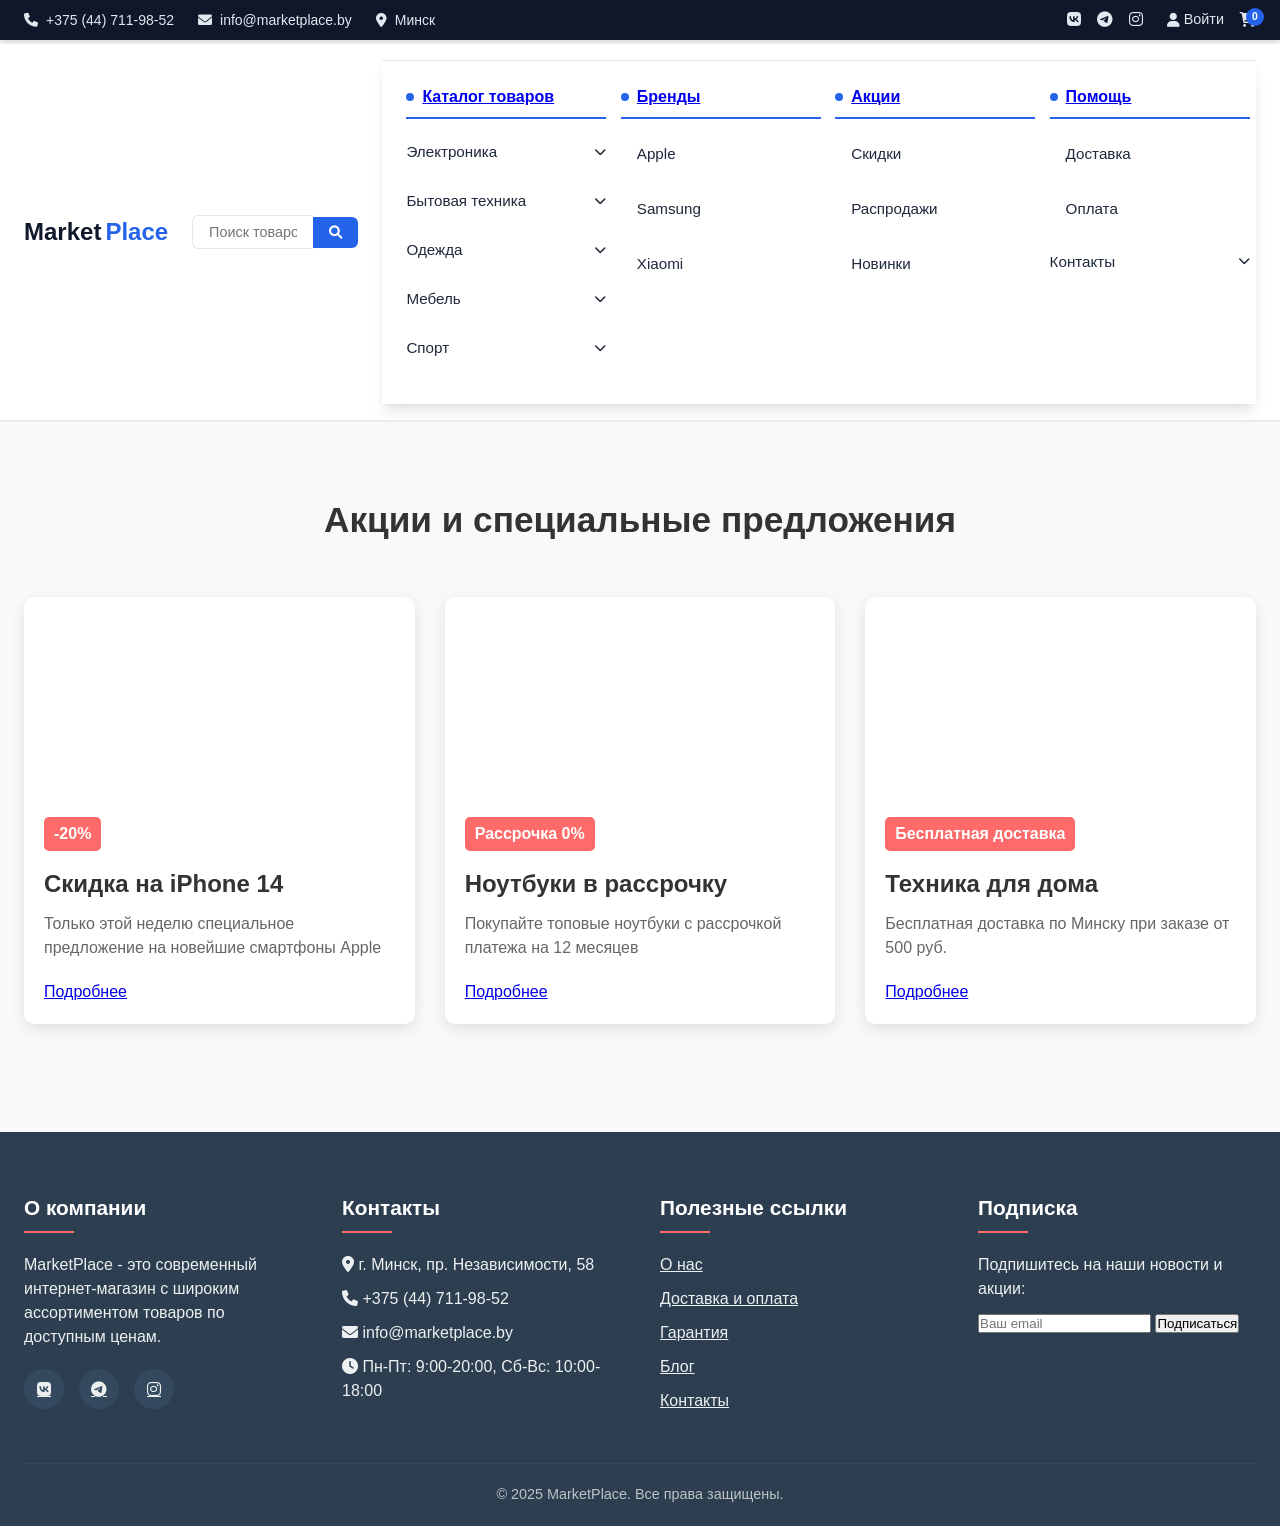
<file: laba1prodvizhenie/index.html>
<!DOCTYPE html>
<html lang="ru">
<head>
    <meta charset="UTF-8" />
    <meta name="viewport" content="width=device-width, initial-scale=1" />
    <title>MarketPlace - Интернет-магазин</title>
    <link rel="stylesheet" href="https://cdnjs.cloudflare.com/ajax/libs/font-awesome/6.0.0/css/all.min.css" />
    <link rel="stylesheet" href="css/style.css">
</head>
<body>
    <header class="top-bar" id="topBar"></header>
    <header class="main-header">
      <div class="container">
        <div class="logo"><a href="#">Market<span>Place</span></a></div>
        <div class="search-box" id="searchBox"></div>
        <nav class="main-nav" id="mainNav"></nav>
        <button class="burger" id="burgerBtn"></button>
      </div>
    </header>
    <div class="mobile-menu" id="mobileMenu"></div>
    <main class="content" id="mainContent"></main>
    <footer id="mainFooter"></footer>
    <script src="js/script.js"></script>
</body>
</html>
</file>
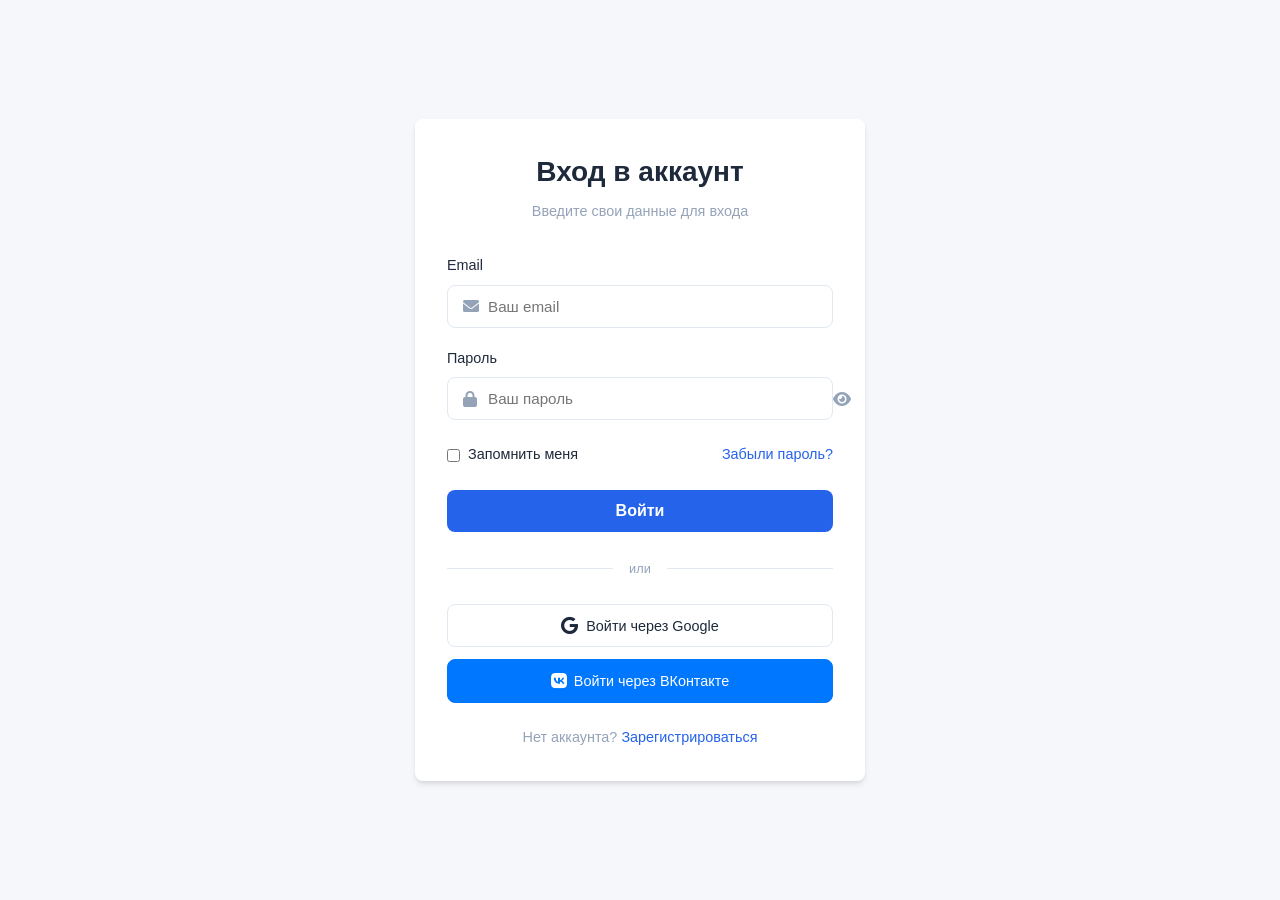
<file: laba1prodvizhenie/auth.html>
<!DOCTYPE html>
<html lang="ru">
<head>
    <meta charset="UTF-8">
    <meta name="viewport" content="width=device-width, initial-scale=1.0">
    <title>Авторизация - MarketPlace</title>
    <link rel="stylesheet" href="https://cdnjs.cloudflare.com/ajax/libs/font-awesome/6.0.0/css/all.min.css">
    <link rel="stylesheet" href="css/auth.css">
</head>
<body>
    <div class="auth-container">
        <div class="auth-wrapper">
            <div class="auth-header">
                <h2>Вход в аккаунт</h2>
                <p>Введите свои данные для входа</p>
            </div>
            
            <form class="auth-form" id="loginForm">
                <div class="form-group">
                    <label for="email">Email</label>
                    <div class="input-with-icon">
                        <i class="fas fa-envelope"></i>
                        <input type="email" id="email" name="email" placeholder="Ваш email" required>
                    </div>
                </div>
                
                <div class="form-group">
                    <label for="password">Пароль</label>
                    <div class="input-with-icon">
                        <i class="fas fa-lock"></i>
                        <input type="password" id="password" name="password" placeholder="Ваш пароль" required>
                        <button type="button" class="toggle-password" id="togglePassword">
                            <i class="fas fa-eye"></i>
                        </button>
                    </div>
                </div>
                
                <div class="form-options">
                    <label class="remember-me">
                        <input type="checkbox" name="remember"> Запомнить меня
                    </label>
                    <a href="#" class="forgot-password">Забыли пароль?</a>
                </div>
                
                <button type="submit" class="btn-auth">Войти</button>
                
                <div class="auth-divider">
                    <span>или</span>
                </div>
                
                <div class="social-auth">
                    <button type="button" class="btn-social google">
                        <i class="fab fa-google"></i> Войти через Google
                    </button>
                    <button type="button" class="btn-social vk">
                        <i class="fab fa-vk"></i> Войти через ВКонтакте
                    </button>
                </div>
                
                <div class="auth-footer">
                    Нет аккаунта? <a href="#" id="switchToRegister">Зарегистрироваться</a>
                </div>
            </form>
            
            <form class="auth-form" id="registerForm" style="display: none;">
                <div class="form-group">
                    <label for="regName">Имя</label>
                    <div class="input-with-icon">
                        <i class="fas fa-user"></i>
                        <input type="text" id="regName" name="name" placeholder="Ваше имя" required>
                    </div>
                </div>
                
                <div class="form-group">
                    <label for="regEmail">Email</label>
                    <div class="input-with-icon">
                        <i class="fas fa-envelope"></i>
                        <input type="email" id="regEmail" name="email" placeholder="Ваш email" required>
                    </div>
                </div>
                
                <div class="form-group">
                    <label for="regPassword">Пароль</label>
                    <div class="input-with-icon">
                        <i class="fas fa-lock"></i>
                        <input type="password" id="regPassword" name="password" placeholder="Придумайте пароль" required>
                        <button type="button" class="toggle-password" id="toggleRegPassword">
                            <i class="fas fa-eye"></i>
                        </button>
                    </div>
                    <div class="password-hint">
                        Пароль должен содержать минимум 8 символов
                    </div>
                </div>
                
                <div class="form-group">
                    <label for="regConfirmPassword">Подтвердите пароль</label>
                    <div class="input-with-icon">
                        <i class="fas fa-lock"></i>
                        <input type="password" id="regConfirmPassword" name="confirmPassword" placeholder="Повторите пароль" required>
                    </div>
                </div>
                
                <div class="form-group">
                    <label class="agree-terms">
                        <input type="checkbox" name="agree" required> Я согласен с <a href="#">условиями использования</a>
                    </label>
                </div>
                
                <button type="submit" class="btn-auth">Зарегистрироваться</button>
                
                <div class="auth-footer">
                    Уже есть аккаунт? <a href="#" id="switchToLogin">Войти</a>
                </div>
            </form>
        </div>
    </div>

    <script src="js/auth.js"></script>
</body>
</html>
</file>
<file: laba1prodvizhenie/css/style.css>
/* Определение CSS-переменных (кастомных свойств) для цветов, теней, скруглений и анимаций */
:root {
  /* Цветовая палитра */
  --primary: #2563eb;         /* Основной синий цвет */
  --primary-dark: #1d4ed8;    /* Темный вариант основного цвета */
  --secondary: #f59e0b;       /* Вторичный оранжевый цвет */
  --dark: #1e293b;            /* Темный цвет текста */
  --darker: #0f172a;          /* Еще более темный цвет */
  --light: #f8fafc;           /* Светлый фон */
  --gray: #94a3b8;            /* Серый цвет */
  --gray-light: #e2e8f0;      /* Светло-серый цвет */
  
  /* Тени */
  --shadow-sm: 0 1px 2px 0 rgba(0, 0, 0, 0.05);               /* Маленькая тень */
  --shadow: 0 4px 6px -1px rgba(0, 0, 0, 0.1),                /* Средняя тень */
    0 2px 4px -1px rgba(0, 0, 0, 0.06);
  --shadow-md: 0 10px 15px -3px rgba(0, 0, 0, 0.1),           /* Большая тень */
    0 4px 6px -2px rgba(0, 0, 0, 0.05);
  
  /* Скругления углов */
  --rounded-sm: 0.125rem;     /* Маленькое скругление (2px) */
  --rounded: 0.25rem;         /* Среднее скругление (4px) */
  --rounded-md: 0.375rem;     /* Средне-большое скругление (6px) */
  --rounded-lg: 0.5rem;       /* Большое скругление (8px) */
  
  /* Анимации */
  --transition: all 0.2s ease-in-out;  /* Стандартный переход для hover-эффектов */
}

/* Сброс стандартных стилей браузера */
* {
  margin: 0;                  /* Убираем внешние отступы */
  padding: 0;                 /* Убираем внутренние отступы */
  box-sizing: border-box;     /* Паддинги и бордеры включаются в расчет ширины */
}

/* Основные стили для body */
body {
  font-family: 'Inter', -apple-system, BlinkMacSystemFont, sans-serif;  /* Шрифты */
  line-height: 1.5;           /* Межстрочный интервал */
  color: var(--dark);         /* Цвет текста */
  background-color: var(--light);  /* Цвет фона */
  padding-top: 136px;         /* Отступ сверху для фиксированного хедера */
}

/* Контейнер для центрирования контента */
.container {
  width: 100%;                /* На всю ширину */
  max-width: 1280px;          /* Максимальная ширина */
  margin: 0 auto;             /* Центрирование по горизонтали */
  padding: 0 1.5rem;          /* Отступы по бокам */
}

/* Верхняя панель (информационная строка) */
.top-bar {
  background-color: var(--darker);  /* Темный фон */
  color: var(--light);        /* Светлый текст */
  padding: 0.5rem 0;          /* Вертикальные отступы */
  position: fixed;            /* Фиксированное позиционирование */
  top: 0;                     /* Прижато к верху */
  width: 100%;                /* На всю ширину */
  z-index: 50;                /* Уровень слоя */
  box-shadow: var(--shadow);  /* Тень */
}

/* Содержимое верхней панели */
.top-bar-content {
  display: flex;              /* Флекс-контейнер */
  justify-content: space-between;  /* Распределение пространства между элементами */
  align-items: center;        /* Выравнивание по центру по вертикали */
}

/* Контактная информация */
.contact-info {
  display: flex;              /* Флекс-контейнер */
  gap: 1.5rem;               /* Расстояние между элементами */
  flex-wrap: wrap;            /* Перенос на новую строку при нехватке места */
}

/* Отдельный элемент контактной информации */
.contact-info span {
  display: inline-flex;       /* Строчно-блочный флекс */
  align-items: center;        /* Выравнивание по центру по вертикали */
  gap: 0.5rem;               /* Расстояние между иконкой и текстом */
  font-size: 0.875rem;       /* Размер шрифта (14px) */
  color: var(--gray-light);  /* Цвет текста */
  transition: var(--transition);  /* Анимация при наведении */
}

/* Правая часть верхней панели */
.top-bar-right {
  display: flex;              /* Флекс-контейнер */
  align-items: center;        /* Выравнивание по центру по вертикали */
  gap: 1.5rem;               /* Расстояние между элементами */
}

/* Социальные ссылки */
.social-links {
  display: flex;              /* Флекс-контейнер */
  gap: 1rem;                 /* Расстояние между иконками */
}

/* Стили для ссылок соцсетей */
.social-links a {
  color: var(--gray-light);  /* Цвет иконок */
  transition: var(--transition);  /* Анимация при наведении */
  font-size: 1rem;           /* Размер иконок */
}

/* Эффект при наведении на соцсети */
.social-links a:hover {
  color: var(--secondary);    /* Изменение цвета */
  transform: translateY(-2px);  /* Сдвиг вверх */
}

/* Действия пользователя (вход, корзина) */
.user-actions {
  display: flex;              /* Флекс-контейнер */
  align-items: center;        /* Выравнивание по центру по вертикали */
  gap: 1rem;                 /* Расстояние между элементами */
}

/* Ссылки в действиях пользователя */
.user-actions a {
  color: var(--gray-light);  /* Цвет текста */
  text-decoration: none;     /* Убираем подчеркивание */
  font-size: 0.9rem;         /* Размер шрифта */
  transition: var(--transition);  /* Анимация при наведении */
  display: flex;             /* Флекс-контейнер */
  align-items: center;       /* Выравнивание по центру по вертикали */
  gap: 0.25rem;             /* Расстояние между иконкой и текстом */
}

/* Эффект при наведении на ссылки */
.user-actions a:hover {
  color: white;              /* Изменение цвета текста */
}

/* Кнопка корзины */
.cart-btn {
  position: relative;         /* Для позиционирования счетчика */
}

/* Счетчик товаров в корзине */
.cart-count {
  position: absolute;         /* Абсолютное позиционирование */
  top: -5px;                 /* Сдвиг вверх */
  right: -8px;               /* Сдвиг вправо */
  background-color: var(--primary);  /* Цвет фона */
  color: white;              /* Цвет текста */
  border-radius: 50%;        /* Круглая форма */
  width: 18px;              /* Ширина */
  height: 18px;             /* Высота */
  display: flex;             /* Флекс-контейнер */
  align-items: center;       /* Выравнивание по центру по вертикали */
  justify-content: center;   /* Выравнивание по центру по горизонтали */
  font-size: 0.65rem;       /* Размер шрифта */
  font-weight: 600;         /* Жирный шрифт */
}

/* Основной хедер */
.main-header {
  background-color: white;    /* Белый фон */
  position: fixed;           /* Фиксированное позиционирование */
  top: 44px;                 /* Отступ сверху (под верхней панелью) */
  width: 100%;               /* На всю ширину */
  z-index: 100;              /* Уровень слоя выше верхней панели */
  box-shadow: var(--shadow-sm);  /* Тень */
  border-bottom: 1px solid var(--gray-light);  /* Граница снизу */
}

/* Контейнер основного хедера */
.main-header .container {
  display: flex;              /* Флекс-контейнер */
  justify-content: space-between;  /* Распределение пространства */
  align-items: center;        /* Выравнивание по центру по вертикали */
  padding: 1rem 1.5rem;      /* Внутренние отступы */
}

/* Логотип */
.logo a {
  font-size: 1.5rem;         /* Размер шрифта */
  font-weight: 700;          /* Жирный шрифт */
  color: var(--darker);      /* Цвет текста */
  text-decoration: none;     /* Убираем подчеркивание */
  display: flex;             /* Флекс-контейнер */
  align-items: center;       /* Выравнивание по центру по вертикали */
  gap: 0.25rem;             /* Расстояние между элементами */
}

/* Часть логотипа с акцентом */
.logo span {
  color: var(--primary);     /* Синий цвет */
}

/* Поле поиска */
.search-box {
  display: flex;              /* Флекс-контейнер */
  align-items: center;        /* Выравнивание по центру по вертикали */
  flex-grow: 1;              /* Растягивается на доступное пространство */
  max-width: 400px;          /* Максимальная ширина */
  margin: 0 1.5rem;          /* Отступы по бокам */
}

/* Поле ввода поиска */
.search-box input {
  width: 100%;               /* На всю ширину контейнера */
  padding: 0.5rem 1rem;     /* Внутренние отступы */
  border: 1px solid var(--gray-light);  /* Граница */
  border-radius: var(--rounded-md) 0 0 var(--rounded-md);  /* Скругление слева */
  font-size: 0.9rem;        /* Размер шрифта */
  border-right: none;       /* Убираем правую границу */
}

/* Кнопка поиска */
.search-box button {
  padding: 0.5rem 1rem;     /* Внутренние отступы */
  background-color: var(--primary);  /* Цвет фона */
  color: white;              /* Цвет текста */
  border: none;              /* Убираем границу */
  border-radius: 0 var(--rounded-md) var(--rounded-md) 0;  /* Скругление справа */
  cursor: pointer;           /* Курсор-указатель */
  transition: var(--transition);  /* Анимация при наведении */
}

/* Эффект при наведении на кнопку поиска */
.search-box button:hover {
  background-color: var(--primary-dark);  /* Темнее фон */
}

/* Главное меню навигации */
.main-nav {
  position: relative;        /* Относительное позиционирование */
  left: 90;                  /* Сдвиг вправо (некорректное значение) */
  top: 100%;                 /* Позиционирование под хедером */
  width: 110%;               /* Ширина больше родителя */
  background-color: white;   /* Белый фон */
  box-shadow: var(--shadow-md);  /* Тень */
  display: block;            /* Отображение (изменено с none для демонстрации) */
  z-index: 100;              /* Уровень слоя */
}

/* Сетка меню */
.menu-grid {
  display: grid;             /* Грид-контейнер */
  grid-template-columns: repeat(4, minmax(0, 1fr));  /* 4 колонки */
  gap: 2rem;                /* Расстояние между колонками */
  padding: 1.5rem;          /* Внутренние отступы */
  border-top: 1px solid var(--gray-light);  /* Граница сверху */
}

/* Колонка меню */
.menu-column {
  min-width: 200px;         /* Минимальная ширина */
}

/* Категория меню */
.menu-category {
  font-size: 1rem;          /* Размер шрифта */
  font-weight: 600;         /* Жирный шрифт */
  color: var(--darker);     /* Цвет текста */
  margin-bottom: 1rem;      /* Отступ снизу */
  padding-bottom: 0.5rem;   /* Отступ снизу для границы */
  border-bottom: 2px solid var(--primary);  /* Граница снизу */
  display: flex;            /* Флекс-контейнер */
  align-items: center;      /* Выравнивание по центру по вертикали */
  gap: 0.5rem;             /* Расстояние между элементами */
}

/* Декоративный элемент перед категорией */
.menu-category::before {
  content: "";              /* Псевдоэлемент */
  display: block;           /* Блочное отображение */
  width: 0.5rem;           /* Ширина */
  height: 0.5rem;          /* Высота */
  background-color: var(--primary);  /* Цвет */
  border-radius: 50%;       /* Круглая форма */
}

/* Группа пунктов меню */
.menu-group {
  margin-bottom: 1rem;      /* Отступ снизу */
}

/* Пункт меню и кнопка меню */
.menu-item,
.menu-item-btn {
  display: flex;            /* Флекс-контейнер */
  align-items: center;      /* Выравнивание по центру по вертикали */
  width: 100%;              /* На всю ширину */
  color: var(--dark);       /* Цвет текста */
  text-decoration: none;    /* Убираем подчеркивание */
  padding: 0.5rem 0;       /* Вертикальные отступы */
  font-size: 0.95rem;      /* Размер шрифта */
  transition: var(--transition);  /* Анимация при наведении */
  border-radius: var(--rounded-sm);  /* Скругление углов */
}

/* Эффект при наведении на пункт меню */
.menu-item:hover {
  color: var(--primary);    /* Изменение цвета текста */
  background-color: rgba(37, 99, 235, 0.05);  /* Полупрозрачный фон */
  padding-left: 0.5rem;    /* Сдвиг текста вправо */
}

/* Кнопка меню (для подменю) */
.menu-item-btn {
  background: none;         /* Прозрачный фон */
  border: none;             /* Убираем границу */
  cursor: pointer;          /* Курсор-указатель */
  justify-content: space-between;  /* Распределение пространства */
  position: relative;       /* Для позиционирования иконки */
  text-align: left;         /* Выравнивание текста по левому краю */
  padding-right: 1.5rem;    /* Отступ справа для иконки */
}

/* Эффект при наведении на кнопку меню */
.menu-item-btn:hover {
  color: var(--primary);    /* Изменение цвета текста */
}

/* Иконка в кнопке меню */
.menu-item-btn i {
  position: absolute;       /* Абсолютное позиционирование */
  right: 0;                /* Прижатие к правому краю */
  font-size: 0.75rem;      /* Размер иконки */
  transition: var(--transition);  /* Анимация при наведении */
}

/* Пункт меню с подменю */
.menu-item-with-submenu {
  position: relative;       /* Для позиционирования подменю */
}

/* Выпадающее подменю */
.submenu-dropdown {
  display: none;            /* Скрыто по умолчанию */
  position: absolute;       /* Абсолютное позиционирование */
  left: 0;                 /* Прижатие к левому краю */
  top: 100%;               /* Позиционирование под пунктом меню */
  background: white;       /* Белый фон */
  min-width: 200px;        /* Минимальная ширина */
  box-shadow: 0 5px 10px rgba(0, 0, 0, 0.1);  /* Тень */
  z-index: 100;            /* Уровень слоя */
  padding: 10px;           /* Внутренние отступы */
  border-radius: 4px;      /* Скругление углов */
}

/* Отображение подменю при активном состоянии */
.menu-item-btn.active + .submenu-dropdown {
  display: block;          /* Отображаем подменю */
}

/* Пункт подменю */
.submenu-item {
  display: block;          /* Блочное отображение */
  padding: 8px 12px;      /* Внутренние отступы */
  color: #333;            /* Цвет текста */
  text-decoration: none;  /* Убираем подчеркивание */
}

/* Эффект при наведении на пункт подменю */
.submenu-item:hover {
  background: #f5f5f5;    /* Светло-серый фон */
}

/* Поворот иконки при активном состоянии */
.menu-item-btn.active i {
  transform: rotate(180deg);  /* Поворот на 180 градусов */
}

/* Кнопка бургер-меню (для мобильной версии) */
.burger {
  display: none;            /* Скрыто по умолчанию */
  background: none;         /* Прозрачный фон */
  border: none;             /* Убираем границу */
  cursor: pointer;          /* Курсор-указатель */
  padding: 0.5rem;         /* Внутренние отступы */
  flex-direction: column;   /* Элементы в колонку */
  justify-content: space-between;  /* Распределение пространства */
  width: 2rem;             /* Ширина */
  height: 1.5rem;          /* Высота */
  z-index: 60;             /* Уровень слоя */
}

/* Полоски бургер-меню */
.burger span {
  display: block;          /* Блочное отображение */
  height: 2px;            /* Высота полоски */
  width: 100%;            /* Ширина на всю кнопку */
  background-color: var(--dark);  /* Цвет полоски */
  border-radius: 1px;     /* Скругление углов */
  transition: var(--transition);  /* Анимация */
  transform-origin: center;  /* Точка трансформации */
}

/* Анимация бургер-меню в активном состоянии */
.burger.active span:nth-child(1) {
  transform: translateY(7px) rotate(45deg);  /* Поворот верхней полоски */
}

.burger.active span:nth-child(2) {
  opacity: 0;             /* Исчезновение средней полоски */
}

.burger.active span:nth-child(3) {
  transform: translateY(-7px) rotate(-45deg);  /* Поворот нижней полоски */
}

/* Мобильное меню */
.mobile-menu {
  position: fixed;         /* Фиксированное позиционирование */
  top: 80px;               /* Отступ сверху */
  left: 0;                 /* Прижатие к левому краю */
  width: 100%;             /* На всю ширину */
  height: calc(100vh - 80px);  /* Высота на оставшееся пространство */
  background-color: white; /* Белый фон */
  z-index: 50;             /* Уровень слоя */
  transform: translateY(-150%);  /* Скрытие за верхним краем */
  transition: transform 0.3s cubic-bezier(0.4, 0, 0.2, 1);  /* Анимация */
  box-shadow: 0 10px 15px -3px rgba(0, 0, 0, 0.1);  /* Тень */
  overflow-y: auto;        /* Вертикальный скролл при необходимости */
  display: none;           /* Скрыто по умолчанию */
}

/* Отображение мобильного меню в активном состоянии */
.mobile-menu.active {
  transform: translateY(0);  /* Возвращение на место */
  display: block;          /* Отображение */
}

/* Внутренний контейнер мобильного меню */
.mobile-menu-inner {
  padding: 1.5rem;         /* Внутренние отступы */
}

/* Контент мобильного меню */
.mobile-menu-content {
  display: flex;           /* Флекс-контейнер */
  flex-direction: column;  /* Элементы в колонку */
  gap: 1rem;              /* Расстояние между элементами */
}

/* Секция мобильного меню */
.mobile-menu-section {
  border-bottom: 1px solid var(--gray-light);  /* Граница снизу */
  padding-bottom: 1rem;    /* Отступ снизу */
}

/* Кнопки мобильного меню разных уровней */
.mobile-menu-btn,
.mobile-submenu-btn,
.mobile-subsubmenu-btn {
  width: 100%;             /* На всю ширину */
  background: none;        /* Прозрачный фон */
  border: none;            /* Убираем границу */
  padding: 0.75rem 0;     /* Вертикальные отступы */
  text-align: left;        /* Выравнивание текста по левому краю */
  font-size: 1rem;        /* Размер шрифта */
  color: var(--dark);     /* Цвет текста */
  display: flex;          /* Флекс-контейнер */
  justify-content: space-between;  /* Распределение пространства */
  align-items: center;    /* Выравнивание по центру по вертикали */
  cursor: pointer;        /* Курсор-указатель */
}

/* Иконки в кнопках мобильного меню */
.mobile-menu-btn i,
.mobile-submenu-btn i,
.mobile-subsubmenu-btn i {
  font-size: 0.75rem;     /* Размер иконки */
  transition: var(--transition);  /* Анимация */
}

/* Подменю разных уровней */
.mobile-submenu,
.mobile-subsubmenu,
.mobile-subsubsubmenu {
  display: none;           /* Скрыто по умолчанию */
  padding-left: 1rem;      /* Отступ слева */
  margin-top: 0.5rem;     /* Отступ сверху */
}

/* Отображение подменю при активном состоянии */
.mobile-menu-section.active .mobile-submenu,
.mobile-submenu-btn.active + .mobile-subsubmenu,
.mobile-subsubmenu-btn.active + .mobile-subsubsubmenu {
  display: flex;           /* Флекс-контейнер */
  flex-direction: column;  /* Элементы в колонку */
  gap: 0.5rem;           /* Расстояние между элементами */
}

/* Ссылка в мобильном меню */
.mobile-menu-link {
  display: block;          /* Блочное отображение */
  padding: 0.5rem 0;      /* Вертикальные отступы */
  color: var(--dark);     /* Цвет текста */
  text-decoration: none;  /* Убираем подчеркивание */
  font-size: 0.9rem;     /* Размер шрифта */
}

/* Футер мобильного меню */
.mobile-menu-footer {
  margin-top: 2rem;        /* Отступ сверху */
  padding-top: 1rem;       /* Отступ сверху */
  border-top: 1px solid var(--gray-light);  /* Граница сверху */
}

/* Контакты в мобильном меню */
.mobile-contacts {
  display: flex;           /* Флекс-контейнер */
  flex-direction: column;  /* Элементы в колонку */
  gap: 0.75rem;           /* Расстояние между элементами */
}

/* Ссылки контактов */
.mobile-contacts a {
  color: var(--dark);      /* Цвет текста */
  text-decoration: none;   /* Убираем подчеркивание */
  font-size: 0.875rem;    /* Размер шрифта */
  display: flex;          /* Флекс-контейнер */
  align-items: center;    /* Выравнивание по центру по вертикали */
  gap: 0.5rem;           /* Расстояние между иконкой и текстом */
}

/* Социальные иконки в мобильном меню */
.mobile-social {
  display: flex;           /* Флекс-контейнер */
  justify-content: center; /* Центрирование по горизонтали */
  gap: 1.5rem;            /* Расстояние между иконками */
  margin-top: 1.5rem;     /* Отступ сверху */
}

/* Ссылки социальных иконок */
.mobile-social a {
  color: var(--dark);      /* Цвет иконок */
  font-size: 1.25rem;     /* Размер иконок */
}

/* Основное содержимое страницы */
.content {
  padding: 3rem 0;        /* Вертикальные отступы */
}

/* Адаптивность для экранов до 1024px */
@media (max-width: 1024px) {
  .menu-grid {
    grid-template-columns: repeat(2, 1fr);  /* 2 колонки вместо 4 */
  }
}

/* Адаптивность для экранов до 768px (планшеты) */
@media (max-width: 768px) {
  body {
    padding-top: 120px;    /* Уменьшаем отступ сверху */
  }

  .top-bar {
    height: 40px;         /* Уменьшаем высоту верхней панели */
  }

  .main-header {
    top: 40px;            /* Корректируем позицию основного хедера */
  }

  .main-nav {
    display: none !important;  /* Скрываем основное меню */
  }

  .search-box {
    display: none;        /* Скрываем поле поиска */
  }

  .burger {
    display: flex;        /* Показываем бургер-меню */
  }

  .mobile-menu {
    top: 80px;            /* Корректируем позицию мобильного меню */
    height: calc(100vh - 80px);  /* Корректируем высоту */
  }

  .contact-info span {
    font-size: 0.75rem;   /* Уменьшаем размер шрифта */
  }
}

/* Адаптивность для экранов до 480px (мобильные) */
@media (max-width: 480px) {
  .top-bar-content {
    flex-direction: column;  /* Элементы в колонку */
    gap: 0.5rem;           /* Расстояние между элементами */
  }

  .contact-info {
    justify-content: center;  /* Центрирование контактов */
  }

  .top-bar-right {
    justify-content: center;  /* Центрирование правой части */
  }

  .contact-info span {
    font-size: 0.7rem;    /* Еще меньше размер шрифта */
  }
}

/* Дополнительные улучшенные стили для меню */
.menu-item, .submenu-item {
  transition: all 0.2s ease;  /* Анимация */
  padding: 0.5rem 1rem;     /* Внутренние отступы */
  border-radius: var(--rounded-sm);  /* Скругление углов */
}

/* Эффект при наведении */
.menu-item:hover, .submenu-item:hover {
  background-color: rgba(37, 99, 235, 0.1);  /* Полупрозрачный фон */
  color: var(--primary);    /* Изменение цвета текста */
}

/* Выпадающее подменю */
.submenu-dropdown {
  min-width: 250px;        /* Минимальная ширина */
  padding: 0.75rem;        /* Внутренние отступы */
  border: 1px solid var(--gray-light);  /* Граница */
}

/* Пункт подменю */
.submenu-item {
  display: block;          /* Блочное отображение */
  padding: 0.5rem 0.75rem;  /* Внутренние отступы */
  margin: 0.25rem 0;      /* Внешние отступы */
  color: var(--dark);     /* Цвет текста */
}

/* Эффект при наведении на пункт подменю */
.submenu-item:hover {
  background-color: rgba(37, 99, 235, 0.05);  /* Полупрозрачный фон */
}

/* Ссылка в мобильном меню */
.mobile-menu-link {
  padding: 0.75rem 1rem;   /* Внутренние отступы */
  border-radius: var(--rounded-sm);  /* Скругление углов */
  margin: 0.25rem 0;      /* Внешние отступы */
}

/* Эффект при наведении на ссылку */
.mobile-menu-link:hover {
  background-color: rgba(37, 99, 235, 0.1);  /* Полупрозрачный фон */
}

/* Анимации */
@keyframes slideDown {
  from {
    opacity: 0;           /* Начальная прозрачность */
    transform: translateY(-10px);  /* Сдвиг вверх */
  }
  to {
    opacity: 1;           /* Полная видимость */
    transform: translateY(0);  /* Возвращение на место */
  }
}

/* Применение анимации к выпадающим меню */
.submenu-dropdown, .submenu-subdropdown {
  animation: slideDown 0.2s ease-out;  /* Анимация появления */
}

/* Секция героя (главный баннер) */
.hero-section {
  background: linear-gradient(rgba(0, 0, 0, 0.6), rgba(0, 0, 0, 0.6)), 
              url('https://via.placeholder.com/1920x600?text=MarketPlace');  /* Затемненное фоновое изображение */
  background-size: cover;   /* Растягиваем на всю область */
  background-position: center;  /* Центрируем */
  color: white;            /* Белый текст */
  padding: 100px 0;       /* Большие отступы */
  text-align: center;      /* Выравнивание по центру */
  margin-bottom: 50px;    /* Отступ снизу */
}

/* Контент героя */
.hero-content {
  max-width: 800px;        /* Максимальная ширина */
  margin: 0 auto;          /* Центрирование */
}

/* Заголовок героя */
.hero-content h1 {
  font-size: 3rem;        /* Большой размер шрифта */
  margin-bottom: 20px;    /* Отступ снизу */
}

/* Текст героя */
.hero-content p {
  font-size: 1.2rem;      /* Размер шрифта */
  margin-bottom: 30px;    /* Отступ снизу */
}

/* Кнопка героя */
.btn-hero {
  background-color: #ff6b6b;  /* Красный фон */
  color: white;            /* Белый текст */
  padding: 12px 30px;     /* Внутренние отступы */
  border-radius: 30px;     /* Скругление углов */
  font-size: 1.1rem;      /* Размер шрифта */
  font-weight: bold;       /* Жирный шрифт */
  text-transform: uppercase;  /* Верхний регистр */
  transition: all 0.3s;   /* Анимация */
}

/* Эффект при наведении на кнопку */
.btn-hero:hover {
  background-color: #ff5252;  /* Темнее фон */
  transform: translateY(-3px);  /* Сдвиг вверх */
  box-shadow: 0 10px 20px rgba(0, 0, 0, 0.2);  /* Тень */
}

/* Промо-секция */
.promo-section {
  padding: 60px 0;        /* Вертикальные отступы */
  background-color: #f9f9f9;  /* Светлый фон */
}

/* Заголовок секции */
.section-title {
  text-align: center;      /* Выравнивание по центру */
  margin-bottom: 50px;    /* Отступ снизу */
  font-size: 2.2rem;      /* Размер шрифта */
  color: #333;            /* Цвет текста */
}

/* Контейнер промо-карточек */
.promo-cards {
  display: flex;           /* Флекс-контейнер */
  justify-content: space-between;  /* Распределение пространства */
  flex-wrap: wrap;         /* Перенос на новую строку */
  gap: 30px;              /* Расстояние между карточками */
}

/* Промо-карточка */
.promo-card {
  background: white;       /* Белый фон */
  border-radius: 10px;     /* Скругление углов */
  overflow: hidden;        /* Скрытие выходящего за границы */
  box-shadow: 0 5px 15px rgba(0, 0, 0, 0.1);  /* Тень */
  flex: 1 1 300px;        /* Гибкая ширина */
  transition: transform 0.3s;  /* Анимация */
}

/* Эффект при наведении на карточку */
.promo-card:hover {
  transform: translateY(-10px);  /* Сдвиг вверх */
}

/* Изображение в карточке */
.promo-image {
  height: 200px;          /* Фиксированная высота */
  background-size: cover;  /* Растягиваем изображение */
  background-position: center;  /* Центрируем */
}

/* Контент карточки */
.promo-content {
  padding: 20px;          /* Внутренние отступы */
}

/* Заголовок карточки */
.promo-title {
  font-size: 1.5rem;      /* Размер шрифта */
  margin-bottom: 10px;    /* Отступ снизу */
  color: #333;            /* Цвет текста */
}

/* Текст карточки */
.promo-text {
  color: #666;            /* Серый текст */
  margin-bottom: 20px;    /* Отступ снизу */
}  
/* Стили для бейджа промо-акции */
.promo-badge {
  display: inline-block;       /* Строчно-блочный элемент */
  background-color: #ff6b6b;  /* Красный цвет фона */
  color: white;               /* Белый текст */
  padding: 5px 10px;          /* Внутренние отступы */
  border-radius: 5px;         /* Скругление углов */
  font-weight: bold;          /* Жирный шрифт */
  margin-bottom: 15px;        /* Отступ снизу */
}

/* Стили для подвала (футера) */
footer {
  background-color: #2c3e50;  /* Темно-синий цвет фона */
  color: white;               /* Белый текст */
  padding: 60px 0 20px;       /* Отступы: сверху-снизу 60px, снизу 20px */
}

/* Контейнер содержимого футера */
.footer-content {
  display: flex;              /* Флекс-контейнер */
  flex-wrap: wrap;            /* Перенос на новую строку при нехватке места */
  justify-content: space-between;  /* Равномерное распределение пространства */
  gap: 40px;                  /* Расстояние между колонками */
  margin-bottom: 40px;        /* Отступ снизу */
}

/* Колонка футера */
.footer-column {
  flex: 1 1 250px;            /* Гибкая ширина, минимальная 250px */
}

/* Заголовок колонки футера */
.footer-column h3 {
  font-size: 1.3rem;          /* Размер шрифта */
  margin-bottom: 20px;        /* Отступ снизу */
  position: relative;         /* Для псевдоэлемента */
  padding-bottom: 10px;       /* Отступ снизу для декоративной линии */
}

/* Декоративная линия под заголовком */
.footer-column h3::after {
  content: '';                /* Обязательно для псевдоэлемента */
  position: absolute;         /* Абсолютное позиционирование */
  left: 0;                    /* Прижатие к левому краю */
  bottom: 0;                  /* Позиционирование снизу */
  width: 50px;               /* Ширина линии */
  height: 2px;               /* Высота линии */
  background-color: #ff6b6b;  /* Красный цвет линии */
}

/* Текст и ссылки в колонке футера */
.footer-column p, 
.footer-column a {
  color: #ecf0f1;            /* Светло-серый цвет текста */
  margin-bottom: 10px;       /* Отступ снизу */
  display: block;            /* Блочное отображение */
  transition: color 0.3s;    /* Анимация изменения цвета */
}

/* Эффект при наведении на ссылку */
.footer-column a:hover {
  color: #ff6b6b;            /* Красный цвет при наведении */
}

/* Контейнер социальных иконок */
.footer-social {
  display: flex;              /* Флекс-контейнер */
  gap: 15px;                 /* Расстояние между иконками */
  margin-top: 20px;          /* Отступ сверху */
}

/* Ссылка социальной иконки */
.footer-social a {
  background-color: #34495e;  /* Темный фон */
  width: 40px;               /* Фиксированная ширина */
  height: 40px;              /* Фиксированная высота */
  border-radius: 50%;        /* Круглая форма */
  display: flex;             /* Флекс-контейнер */
  align-items: center;       /* Центрирование по вертикали */
  justify-content: center;   /* Центрирование по горизонтали */
  transition: all 0.3s;      /* Анимация всех свойств */
}

/* Эффект при наведении на социальную иконку */
.footer-social a:hover {
  background-color: #ff6b6b;  /* Красный фон */
  transform: translateY(-3px);  /* Сдвиг вверх */
}

/* Нижняя часть футера (копирайт) */
.footer-bottom {
  text-align: center;        /* Выравнивание по центру */
  padding-top: 20px;         /* Отступ сверху */
  border-top: 1px solid #34495e;  /* Граница сверху */
  color: #bdc3c7;           /* Серый цвет текста */
  font-size: 0.9rem;        /* Размер шрифта */
}
/* Стили для поисковой формы */
.search-form {
  display: flex; /* Делаем контейнер flex-контейнером */
  align-items: center; /* Выравниваем элементы по центру по вертикали */
  position: relative;  /* Устанавливаем относительное позиционирование для дочерних абсолютных элементов */
  width: 100%;  /* Занимаем всю доступную ширину */
}

/* Стили для поля ввода в поисковой форме */
.search-form input {
  width: 100%; /* Занимаем всю доступную ширину */
  padding: 0.5rem 1rem;  /* Внутренние отступы: 0.5rem сверху/снизу, 1rem слева/справа */
  border: 1px solid var(--gray-light); /* Граница с цветом из CSS-переменной */
  border-radius: var(--rounded-md) 0 0 var(--rounded-md); /* Скругляем только левые углы */
  font-size: 0.9rem;  /* Размер шрифта */
  border-right: none;  /* Убираем правую границу (она будет у кнопки) */
}

/* Стили для кнопки поиска */
.search-form button {
  padding: 0.5rem 1rem; /* Внутренние отступы как у поля ввода */
  background-color: var(--primary); /* Цвет фона из CSS-переменной */
  color: white; /* Белый цвет текста */
  border: none; /* Убираем границу */
  border-radius: 0 var(--rounded-md) var(--rounded-md) 0;  /* Скругляем только правые углы */
  cursor: pointer;  /* Курсор в виде указателя при наведении */
  transition: var(--transition);   /* Плавные переходы для анимации */
}

/* Стили для кнопки поиска при наведении */
.search-form button:hover {
  background-color: var(--primary-dark); /* Темный оттенок основного цвета */
}

/* Стили для выпадающего списка подсказок */
.search-suggestions {
  display: none;  /* Изначально скрываем блок */
  position: absolute; /* Абсолютное позиционирование относительно search-form */
  top: 100%;  /* Располагаем под формой */
  left: 0; /* Выравниваем по левому краю формы */
  width: 100%;   /* Ширина как у формы */
  background: white;   /* Белый фон */
  border: 1px solid var(--gray-light);   /* Граница с цветом из переменной */
  border-radius: 0 0 var(--rounded-md) var(--rounded-md);   /* Скругляем только нижние углы */ 
  box-shadow: var(--shadow-md);   /* Тень из переменной */
  z-index: 100;   /* Устанавливаем высокий z-index чтобы перекрывать другие элементы */
  max-height: 300px;   /* Максимальная высота перед появлением скролла */
  overflow-y: auto;   /* Автоматический скролл при переполнении */
}

/* Стили для элемента подсказки */
.suggestion-item {
  padding: 0.75rem 1rem;   /* Внутренние отступы */
  cursor: pointer;   /* Курсор-указатель */
  transition: var(--transition);   /* Плавные переходы */
}

/* Стили для элемента подсказки при наведении */
.suggestion-item:hover {
  background-color: rgba(37, 99, 235, 0.1);   /* Слегка прозрачный голубой фон */
  color: var(--primary);   /* Цвет текста - основной цвет */
}

/* Адаптивные стили для мобильных устройств (ширина экрана <= 768px) */
@media (max-width: 768px) {
  /* Модифицируем поисковую форму */
  .search-form {
    margin: 0.5rem 0;     /* Добавляем вертикальные отступы */
  }
  
  /* Модифицируем блок подсказок */
  .search-suggestions {
    position: relative;     /* Меняем позиционирование на относительное */
    top: auto;    /* Сбрасываем позиционирование */
    left: auto;   /* Сбрасываем позиционирование */
    width: 100%;  /* Занимаем всю ширину */
  }
}
</file>
<file: laba1prodvizhenie/css/auth.css>
:root {                                  /* Определение CSS-переменных */
    --primary: #2563eb;                  /* Основной синий цвет */
    --primary-dark: #1d4ed8;             /* Темный вариант синего */
    --secondary: #f59e0b;                /* Оранжевый цвет */
    --dark: #1e293b;                     /* Темный цвет текста */
    --light: #f8fafc;                    /* Светлый фон */
    --gray: #94a3b8;                     /* Серый цвет */
    --gray-light: #e2e8f0;               /* Светло-серый */
    --danger: #dc2626;                   /* Красный цвет ошибки */
    --success: #16a34a;                  /* Зеленый цвет успеха */
    --rounded: 0.5rem;                   /* Радиус скругления */
    --shadow: 0 4px 6px -1px rgba(0, 0, 0, 0.1), 0 2px 4px -1px rgba(0, 0, 0, 0.06); /* Тень */
}

* {                                      /* Сброс стилей для всех элементов */
    margin: 0;                           /* Обнуление внешних отступов */
    padding: 0;                          /* Обнуление внутренних отступов */
    box-sizing: border-box;              /* Границы включаются в ширину */
}

body {                                   /* Стили для основного контента */
    font-family: 'Inter', -apple-system, BlinkMacSystemFont, sans-serif; /* Шрифты */
    background-color: #f5f7fa;           /* Цвет фона страницы */
    color: var(--dark);                  /* Цвет текста */
    line-height: 1.5;                    /* Межстрочный интервал */
}

.auth-container {                        /* Контейнер формы авторизации */
    display: flex;                       /* Flex-разметка */
    justify-content: center;             /* Центрирование по горизонтали */
    align-items: center;                 /* Центрирование по вертикали */
    min-height: 100vh;                   /* Минимальная высота на весь экран */
    padding: 1rem;                       /* Внутренние отступы */
}

.auth-wrapper {                          /* Обертка формы */
    background-color: white;             /* Белый фон */
    border-radius: var(--rounded);       /* Скругленные углы */
    box-shadow: var(--shadow);           /* Тень */
    width: 100%;                        /* Ширина 100% */
    max-width: 450px;                    /* Максимальная ширина */
    overflow: hidden;                    /* Скрытие выходящего контента */
}

.auth-header {                           /* Шапка формы */
    padding: 2rem 2rem 1rem;             /* Внутренние отступы */
    text-align: center;                  /* Текст по центру */
}

.auth-header h2 {                        /* Заголовок */
    font-size: 1.75rem;                  /* Размер шрифта */
    font-weight: 700;                    /* Жирность */
    margin-bottom: 0.5rem;               /* Отступ снизу */
    color: var(--dark);                  /* Цвет текста */
}

.auth-header p {                         /* Подзаголовок */
    color: var(--gray);                  /* Серый цвет */
    font-size: 0.9rem;                   /* Размер шрифта */
}

.auth-form {                             /* Основная форма */
    padding: 1rem 2rem 2rem;             /* Внутренние отступы */
}

.form-group {                            /* Группа полей */
    margin-bottom: 1.25rem;              /* Отступ между группами */
}

.form-group label {                      /* Лейблы полей */
    display: block;                      /* Блочное отображение */
    margin-bottom: 0.5rem;               /* Отступ снизу */
    font-size: 0.9rem;                   /* Размер шрифта */
    font-weight: 500;                    /* Полужирный */
    color: var(--dark);                  /* Цвет текста */
}

.input-with-icon {                       /* Поле с иконкой */
    position: relative;                  /* Для позиционирования иконки */
}

.input-with-icon i {                     /* Иконка в поле */
    position: absolute;                  /* Абсолютное позиционирование */
    left: 1rem;                          /* Отступ слева */
    top: 50%;                            /* Позиция по вертикали */
    transform: translateY(-50%);         /* Точное центрирование */
    color: var(--gray);                  /* Цвет иконки */
    font-size: 1rem;                     /* Размер иконки */
}

.input-with-icon input {                 /* Поле ввода */
    width: 100%;                         /* Ширина 100% */
    padding: 0.75rem 1rem 0.75rem 2.5rem; /* Отступы с учетом иконки */
    border: 1px solid var(--gray-light); /* Граница */
    border-radius: var(--rounded);       /* Скругленные углы */
    font-size: 0.95rem;                  /* Размер шрифта */
    transition: all 0.2s;                /* Плавные переходы */
}

.input-with-icon input:focus {           /* Поле в фокусе */
    outline: none;                       /* Убираем контур */
    border-color: var(--primary);        /* Цвет границы */
    box-shadow: 0 0 0 3px rgba(37, 99, 235, 0.1); /* Тень */
}

.toggle-password {                       /* Кнопка показа пароля */
    position: absolute;                  /* Абсолютное позиционирование */
    right: 1rem;                         /* Отступ справа */
    top: 50%;                            /* Позиция по вертикали */
    transform: translateY(-50%);         /* Центрирование */
    background: none;                    /* Прозрачный фон */
    border: none;                        /* Без границы */
    color: var(--gray);                  /* Цвет иконки */
    cursor: pointer;                     /* Курсор-указатель */
    font-size: 1rem;                     /* Размер иконки */
}

.toggle-password:hover {                 /* Кнопка при наведении */
    color: var(--dark);                  /* Темный цвет */
}

.form-options {                          /* Дополнительные опции */
    display: flex;                       /* Flex-разметка */
    justify-content: space-between;      /* Распределение по ширине */
    align-items: center;                 /* Выравнивание по центру */
    margin: 1.5rem 0;                    /* Внешние отступы */
    font-size: 0.9rem;                   /* Размер шрифта */
}

.remember-me {                           /* Чекбокс "Запомнить" */
    display: flex;                       /* Flex-разметка */
    align-items: center;                 /* Выравнивание по центру */
    cursor: pointer;                     /* Курсор-указатель */
}

.remember-me input {                     /* Сам чекбокс */
    margin-right: 0.5rem;                /* Отступ справа */
}

.forgot-password {                       /* Ссылка "Забыли пароль" */
    color: var(--primary);               /* Основной цвет */
    text-decoration: none;               /* Без подчеркивания */
    font-weight: 500;                    /* Полужирный */
}

.forgot-password:hover {                 /* При наведении */
    text-decoration: underline;          /* Подчеркивание */
}

.btn-auth {                              /* Кнопка входа */
    width: 100%;                         /* Ширина 100% */
    padding: 0.75rem;                    /* Внутренние отступы */
    background-color: var(--primary);    /* Цвет фона */
    color: white;                        /* Цвет текста */
    border: none;                        /* Без границы */
    border-radius: var(--rounded);       /* Скругленные углы */
    font-size: 1rem;                     /* Размер шрифта */
    font-weight: 600;                    /* Жирный */
    cursor: pointer;                     /* Курсор-указатель */
    transition: background-color 0.2s;   /* Плавное изменение цвета */
}

.btn-auth:hover {                        /* Кнопка при наведении */
    background-color: var(--primary-dark); /* Темный фон */
}

.auth-divider {                          /* Разделительная линия */
    position: relative;                  /* Для псевдоэлемента */
    margin: 1.5rem 0;                    /* Отступы */
    text-align: center;                  /* Текст по центру */
}

.auth-divider::before {                  /* Линия */
    content: "";                         /* Обязательно для псевдоэлемента */
    position: absolute;                  /* Абсолютное позиционирование */
    top: 50%;                            /* Позиция по вертикали */
    left: 0;                             /* Начало слева */
    right: 0;                            /* Конец справа */
    height: 1px;                         /* Толщина линии */
    background-color: var(--gray-light); /* Цвет */
    z-index: 1;                          /* Уровень слоя */
}

.auth-divider span {                     /* Текст в разделителе */
    position: relative;                  /* Для z-index */
    display: inline-block;               /* Строчно-блочный */
    padding: 0 1rem;                     /* Отступы */
    background-color: white;             /* Фон */
    color: var(--gray);                  /* Цвет текста */
    font-size: 0.8rem;                   /* Размер шрифта */
    z-index: 2;                          /* Над линией */
}

.social-auth {                           /* Социальные кнопки */
    display: flex;                       /* Flex-разметка */
    flex-direction: column;              /* Вертикальное расположение */
    gap: 0.75rem;                        /* Расстояние между кнопками */
    margin-bottom: 1.5rem;               /* Отступ снизу */
}

.btn-social {                            /* Кнопки соц. сетей */
    display: flex;                       /* Flex-разметка */
    align-items: center;                 /* Выравнивание по центру */
    justify-content: center;             /* Центрирование по горизонтали */
    width: 100%;                         /* Ширина 100% */
    padding: 0.75rem;                    /* Внутренние отступы */
    border: 1px solid var(--gray-light); /* Граница */
    border-radius: var(--rounded);       /* Скругленные углы */
    background-color: white;             /* Фон */
    color: var(--dark);                  /* Цвет текста */
    font-size: 0.9rem;                   /* Размер шрифта */
    font-weight: 500;                    /* Полужирный */
    cursor: pointer;                     /* Курсор-указатель */
    transition: all 0.2s;                /* Плавные переходы */
}

.btn-social i {                          /* Иконки в кнопках */
    margin-right: 0.5rem;                /* Отступ справа */
    font-size: 1.1rem;                   /* Размер иконки */
}

.btn-social.google:hover {               /* Кнопка Google при наведении */
    background-color: #f8f9fa;           /* Светлый фон */
    border-color: #dadce0;               /* Цвет границы */
}

.btn-social.vk {                         /* Кнопка VK */
    background-color: #0077ff;           /* Синий фон */
    color: white;                        /* Белый текст */
    border-color: #0077ff;               /* Синяя граница */
}

.btn-social.vk:hover {                   /* Кнопка VK при наведении */
    background-color: #0066dd;           /* Темно-синий фон */
    border-color: #0066dd;               /* Темно-синяя граница */
}

.auth-footer {                           /* Подвал формы */
    text-align: center;                  /* Текст по центру */
    font-size: 0.9rem;                   /* Размер шрифта */
    color: var(--gray);                  /* Серый цвет */
}

.auth-footer a {                         /* Ссылки в подвале */
    color: var(--primary);               /* Основной цвет */
    text-decoration: none;               /* Без подчеркивания */
    font-weight: 500;                    /* Полужирный */
}

.auth-footer a:hover {                   /* Ссылки при наведении */
    text-decoration: underline;          /* Подчеркивание */
}

.password-hint {                         /* Подсказка к паролю */
    font-size: 0.75rem;                  /* Мелкий шрифт */
    color: var(--gray);                  /* Серый цвет */
    margin-top: 0.25rem;                 /* Отступ сверху */
}

.agree-terms {                           /* Чекбокс согласия */
    display: flex;                       /* Flex-разметка */
    align-items: center;                 /* Выравнивание по центру */
    font-size: 0.85rem;                  /* Размер шрифта */
    color: var(--gray);                  /* Серый цвет */
    cursor: pointer;                     /* Курсор-указатель */
}

.agree-terms input {                     /* Сам чекбокс */
    margin-right: 0.5rem;                /* Отступ справа */
}

.agree-terms a {                         /* Ссылка в тексте */
    color: var(--primary);               /* Основной цвет */
    text-decoration: none;               /* Без подчеркивания */
}

.agree-terms a:hover {                   /* Ссылка при наведении */
    text-decoration: underline;          /* Подчеркивание */
}

@keyframes fadeIn {                      /* Анимация появления */
    from { opacity: 0; transform: translateY(10px); } /* Начальное состояние */
    to { opacity: 1; transform: translateY(0); }      /* Конечное состояние */
}

.auth-form {                             /* Применение анимации */
    animation: fadeIn 0.3s ease-out;     /* Название, длительность, функция */
}

@media (max-width: 480px) {              /* Адаптив для мобильных */
    .auth-wrapper {                      /* Форма на мобильных */
        border-radius: 0;                /* Без скругления */
        box-shadow: none;                /* Без тени */
    }
    
    .auth-header, .auth-form {           /* Отступы на мобильных */
        padding: 1.5rem 1.5rem 1.5rem;   /* Уменьшенные отступы */
    }
}
</file>
